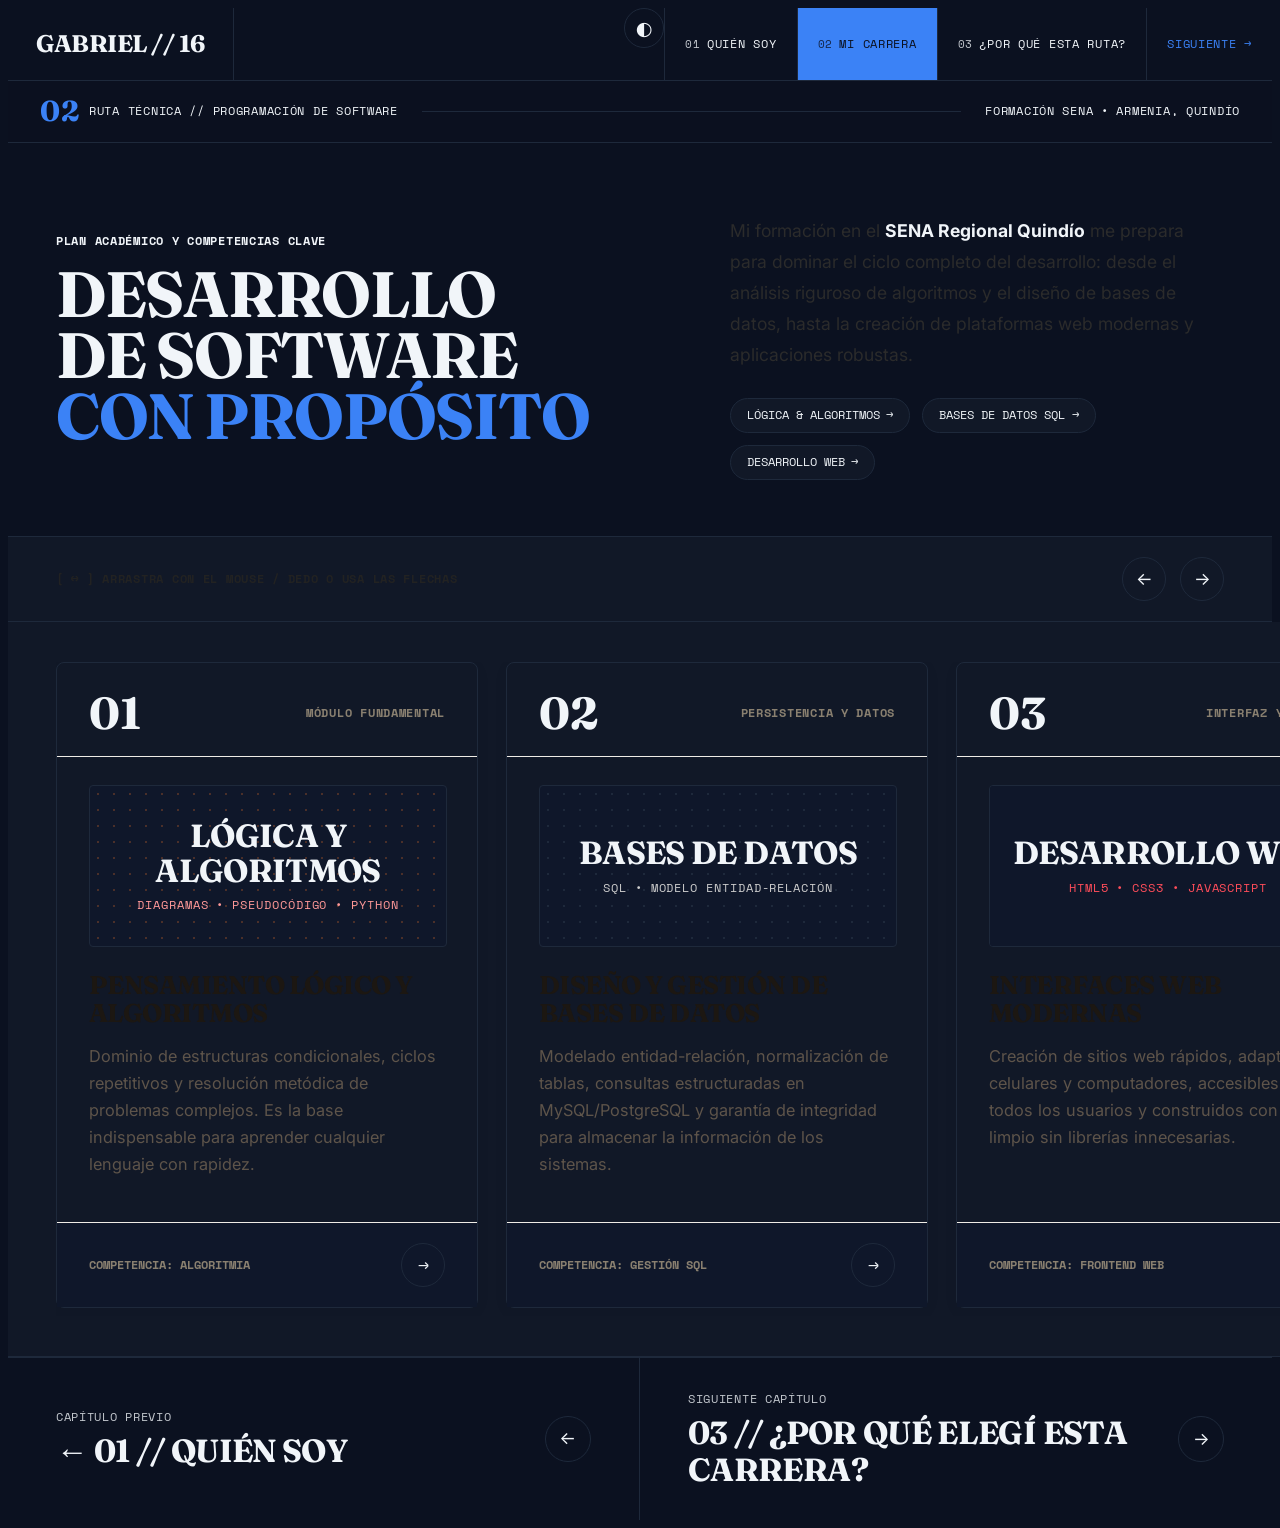
<file: ABP4 - copia/carrera.html>
<!DOCTYPE html>
<html lang="es">
<head>
  <meta charset="UTF-8">
  <meta name="viewport" content="width=device-width, initial-scale=1.0">
  <meta name="theme-color" content="#0B1120">
  <title>GABRIEL — PROYECTO DE VIDA | 02 MI CARRERA TÉCNICA</title>
  <link rel="stylesheet" href="style.css">
  <style>
    /* Estilos específicos para Página 2 - Brutalismo Editorial Claro */
    body {
      background-color: var(--fondo);
      color: var(--texto);
      --bg-primary: #0B1120;
      --text-primary: #F1F5F9;
      --text-muted: #94A3B8;
      --border-color: #1E293B;
      --bg-card: #111827;
    }

    .site-header {
      background-color: var(--color-cream);
    }

    .intro-banner {
      padding: 3.5rem 3rem;
      border-bottom: 1px solid var(--border-color);
      display: grid;
      grid-template-columns: 1.25fr 1fr;
      gap: 3.5rem;
      align-items: center;
    }

    .slider-controls-bar {
      display: flex;
      justify-content: space-between;
      align-items: center;
      padding: 1.25rem 3rem;
      border-bottom: 1px solid var(--border-color);
      background-color: #111827;
    }

    .slider-actions {
      display: flex;
      gap: 0.85rem;
    }

    /* Contenedor del Carrusel Horizontal con Drag & Scroll */
    .slider-viewport-container {
      position: relative;
      width: 100%;
      overflow: hidden;
      border-bottom: 1px solid var(--border-color);
      background-color: #111827;
      padding: 2.5rem 3rem;
    }

    .career-slider {
      display: flex;
      gap: 1.75rem; /* Separación real entre tarjetas */
      overflow-x: auto;
      scroll-snap-type: x mandatory;
      scrollbar-width: none;
      -ms-overflow-style: none;
      user-select: none;
      cursor: grab;
      padding-bottom: 0.5rem;
    }

    .career-slider::-webkit-scrollbar {
      display: none;
    }

    .career-slider.is-dragging {
      cursor: grabbing;
      scroll-behavior: auto;
    }

    /* Tarjetas amplias, con fondo blanco, bordes y sombra de profundidad */
    .career-card-item {
      flex: 0 0 420px;
      min-width: 420px;
      border: 1px solid var(--border-color);
      box-shadow: 0 4px 16px rgba(0, 0, 0, 0.04);
      scroll-snap-align: start;
      display: flex;
      flex-direction: column;
      justify-content: space-between;
      background-color: #111827;
      transition: transform 0.25s ease, box-shadow 0.25s ease, border-color 0.25s ease;
    }

    .career-card-item:hover {
      transform: translateY(-4px);
      box-shadow: 0 12px 24px rgba(0, 0, 0, 0.08);
      border-color: #1C1712111;
    }

    .card-top-header {
      padding: 1.75rem 2rem 1.25rem 2rem;
      display: flex;
      justify-content: space-between;
      align-items: center;
      border-bottom: 1px solid #EFECE6;
    }

    .card-num-big {
      font-family: var(--font-display);
      font-size: 2.8rem;
      color: var(--color-red);
      line-height: 1;
    }

    .card-body-content {
      padding: 1.75rem 2rem;
      flex-grow: 1;
    }

    .card-media-wrapper {
      width: 100%;
      height: 160px;
      margin-bottom: 1.5rem;
      border: 1px solid var(--border-color);
      position: relative;
      overflow: hidden;
      background-color: #0F172A;
    }

    .card-media-wrapper .inner-visual {
      width: 100%;
      height: 100%;
      display: flex;
      align-items: center;
      justify-content: center;
      position: relative;
    }

    .card-footer-row {
      padding: 1.25rem 2rem;
      border-top: 1px solid #EFECE6;
      display: flex;
      justify-content: space-between;
      align-items: center;
      font-family: var(--font-mono);
      font-size: 0.78rem;
      background-color: #0F172A;
    }

    .card-footer-row .btn-round-arrow {
      width: 42px;
      height: 42px;
      min-width: 42px;
      font-size: 1.1rem;
    }

    @media (max-width: 900px) {
      .intro-banner {
        grid-template-columns: 1fr;
        padding: 2.25rem 1.5rem;
        gap: 1.75rem;
      }
      .slider-controls-bar {
        padding: 1rem 1.5rem;
      }
      .slider-viewport-container {
        padding: 1.5rem 1rem;
      }
      .career-card-item {
        flex: 0 0 88vw;
        min-width: 88vw;
      }
      .card-body-content {
        padding: 1.5rem 1.25rem;
      }
      .card-top-header, .card-footer-row {
        padding: 1.25rem;
      }
    }
  </style>
</head>
<body class="theme-light">
  <canvas id="fondo-particulas" aria-hidden="true"></canvas

  <!-- NAVEGACIÓN FIJA BRUTALISTA -->
  <header class="site-header">
    <a href="index.html" class="brand-block">GABRIEL // 16</a>
    <button class="theme-toggle" type="button" aria-label="Cambiar tema" title="Cambiar tema">◐</button>
    <button class="mobile-toggle" aria-expanded="false">[ MENÚ ☰ ]</button>
    <ul class="nav-links">
      <li class="nav-item"><a href="index.html" class="nav-link"><span class="badge-num">01</span> QUIÉN SOY</a></li>
      <li class="nav-item"><a href="carrera.html" class="nav-link active"><span class="badge-num">02</span> MI CARRERA</a></li>
      <li class="nav-item"><a href="por-que.html" class="nav-link"><span class="badge-num">03</span> ¿POR QUÉ ESTA RUTA?</a></li>
      <li class="nav-item"><a href="por-que.html" class="nav-link text-accent-red">SIGUIENTE →</a></li>
    </ul>
  </header>

  <!-- SECCIÓN META SUPERIOR -->
  <div class="section-meta-header">
    <div style="display: flex; align-items: center;">
      <span class="section-num">02</span>
      <span class="text-mono">RUTA TÉCNICA // PROGRAMACIÓN DE SOFTWARE</span>
    </div>
    <div class="section-line"></div>
    <span class="text-mono">FORMACIÓN SENA &bull; ARMENIA, QUINDÍO</span>
  </div>

  <!-- BANNER EDITORIAL DE ENTRADA -->
  <section class="intro-banner">
    <div>
      <div class="text-mono" style="color: var(--color-red); margin-bottom: 0.85rem; font-weight: 700;">
        PLAN ACADÉMICO Y COMPETENCIAS CLAVE
      </div>
      <h1 class="hero-title title-large">
        DESARROLLO<br>
        DE SOFTWARE<br>
        <span class="text-accent-red">CON PROPÓSITO</span>
      </h1>
    </div>
    <div>
      <p style="font-size: 1.1rem; line-height: 1.75; color: #2B2B2B; margin-bottom: 1.75rem;">
        Mi formación en el <strong>SENA Regional Quindío</strong> me prepara para dominar el ciclo completo del desarrollo: desde el análisis riguroso de algoritmos y el diseño de bases de datos, hasta la creación de plataformas web modernas y aplicaciones robustas.
      </p>
      <div style="display: flex; gap: 0.75rem; flex-wrap: wrap;">
        <span class="editorial-pill">LÓGICA &amp; ALGORITMOS <span class="pill-arrow">→</span></span>
        <span class="editorial-pill">BASES DE DATOS SQL <span class="pill-arrow">→</span></span>
        <span class="editorial-pill">DESARROLLO WEB <span class="pill-arrow">→</span></span>
      </div>
    </div>
  </section>

  <!-- BARRA DE CONTROLES DEL CARRUSEL -->
  <div class="slider-controls-bar">
    <div class="text-mono" style="color: #222; font-weight: 700;">
      [ ↔ ] ARRASTRA CON EL MOUSE / DEDO O USA LAS FLECHAS
    </div>
    <div class="slider-actions">
      <button class="btn-round-arrow" id="slide-prev" aria-label="Anterior módulo" title="Anterior">←</button>
      <button class="btn-round-arrow" id="slide-next" aria-label="Siguiente módulo" title="Siguiente">→</button>
    </div>
  </div>

  <!-- CARRUSEL HORIZONTAL CON ARRASTRE -->
  <section class="slider-viewport-container">
    <div class="career-slider" id="career-slider">
      
      <!-- Card 1 -->
      <article class="career-card-item">
        <div class="card-top-header">
          <span class="card-num-big">01</span>
          <span class="text-mono" style="color: #8A8070; font-weight: 700;">MÓDULO FUNDAMENTAL</span>
        </div>
        <div class="card-body-content">
          <div class="card-media-wrapper">
            <div class="inner-visual dot-texture-red">
              <div style="color: #F1F5F9; text-align: center; padding: 1rem;">
                <div class="hero-title" style="font-size: 2rem; line-height: 1.1; color: #F1F5F9;">LÓGICA Y ALGORITMOS</div>
                <div class="text-mono" style="font-size: 0.72rem; color: #ff9999; margin-top: 0.5rem; letter-spacing: 0.08em;">DIAGRAMAS &bull; PSEUDOCÓDIGO &bull; PYTHON</div>
              </div>
            </div>
          </div>
          <h2 class="title-card" style="margin-bottom: 0.85rem; color: #1C1712;">PENSAMIENTO LÓGICO Y ALGORITMOS</h2>
          <p style="font-size: 1.02rem; color: #5E544A; line-height: 1.65;">
            Dominio de estructuras condicionales, ciclos repetitivos y resolución metódica de problemas complejos. Es la base indispensable para aprender cualquier lenguaje con rapidez.
          </p>
        </div>
        <div class="card-footer-row">
          <span style="color: #8A8070; font-weight: 700;">COMPETENCIA: ALGORITMIA</span>
          <div class="btn-round-arrow">→</div>
        </div>
      </article>

      <!-- Card 2 -->
      <article class="career-card-item">
        <div class="card-top-header">
          <span class="card-num-big">02</span>
          <span class="text-mono" style="color: #8A8070; font-weight: 700;">PERSISTENCIA Y DATOS</span>
        </div>
        <div class="card-body-content">
          <div class="card-media-wrapper">
            <div class="inner-visual dot-texture">
              <div style="color: #F1F5F9; text-align: center; padding: 1rem;">
                <div class="hero-title" style="font-size: 2rem; line-height: 1.1; color: var(--color-red);">BASES DE DATOS</div>
                <div class="text-mono" style="font-size: 0.72rem; color: #cccccc; margin-top: 0.5rem; letter-spacing: 0.08em;">SQL &bull; MODELO ENTIDAD-RELACIÓN</div>
              </div>
            </div>
          </div>
          <h2 class="title-card" style="margin-bottom: 0.85rem; color: #1C1712;">DISEÑO Y GESTIÓN DE BASES DE DATOS</h2>
          <p style="font-size: 1.02rem; color: #5E544A; line-height: 1.65;">
            Modelado entidad-relación, normalización de tablas, consultas estructuradas en MySQL/PostgreSQL y garantía de integridad para almacenar la información de los sistemas.
          </p>
        </div>
        <div class="card-footer-row">
          <span style="color: #8A8070; font-weight: 700;">COMPETENCIA: GESTIÓN SQL</span>
          <div class="btn-round-arrow">→</div>
        </div>
      </article>

      <!-- Card 3 -->
      <article class="career-card-item">
        <div class="card-top-header">
          <span class="card-num-big">03</span>
          <span class="text-mono" style="color: #8A8070; font-weight: 700;">INTERFAZ Y USUARIO</span>
        </div>
        <div class="card-body-content">
          <div class="card-media-wrapper">
            <div class="inner-visual" style="background: #0F172A;">
              <div style="color: #F1F5F9; text-align: center; padding: 1rem;">
                <div class="hero-title" style="font-size: 2rem; line-height: 1.1; color: #F1F5F9;">DESARROLLO WEB</div>
                <div class="text-mono" style="font-size: 0.72rem; color: #ff4d5a; margin-top: 0.5rem; letter-spacing: 0.08em;">HTML5 &bull; CSS3 &bull; JAVASCRIPT</div>
              </div>
            </div>
          </div>
          <h2 class="title-card" style="margin-bottom: 0.85rem; color: #1C1712;">INTERFACES WEB MODERNAS</h2>
          <p style="font-size: 1.02rem; color: #5E544A; line-height: 1.65;">
            Creación de sitios web rápidos, adaptables a celulares y computadores, accesibles para todos los usuarios y construidos con código limpio sin librerías innecesarias.
          </p>
        </div>
        <div class="card-footer-row">
          <span style="color: #8A8070; font-weight: 700;">COMPETENCIA: FRONTEND WEB</span>
          <div class="btn-round-arrow">→</div>
        </div>
      </article>

      <!-- Card 4 -->
      <article class="career-card-item">
        <div class="card-top-header">
          <span class="card-num-big">04</span>
          <span class="text-mono" style="color: #8A8070; font-weight: 700;">LÓGICA DEL SERVIDOR</span>
        </div>
        <div class="card-body-content">
          <div class="card-media-wrapper">
            <div class="inner-visual dot-texture-red">
              <div style="color: #F1F5F9; text-align: center; padding: 1rem;">
                <div class="hero-title" style="font-size: 2rem; line-height: 1.1; color: #F1F5F9;">BACKEND &amp; CONTROL</div>
                <div class="text-mono" style="font-size: 0.72rem; color: #F1F5F9; margin-top: 0.5rem; letter-spacing: 0.08em;">APIS REST &bull; GIT &bull; SEGURIDAD</div>
              </div>
            </div>
          </div>
          <h2 class="title-card" style="margin-bottom: 0.85rem; color: #1C1712;">BACKEND Y CONTROL CON GIT</h2>
          <p style="font-size: 1.02rem; color: #5E544A; line-height: 1.65;">
            Conexión de sistemas mediante APIs seguras, validación de datos en el servidor y gestión del código en equipo utilizando Git y GitHub con estándares profesionales.
          </p>
        </div>
        <div class="card-footer-row">
          <span style="color: #8A8070; font-weight: 700;">COMPETENCIA: INTEGRACIÓN TI</span>
          <div class="btn-round-arrow">→</div>
        </div>
      </article>

      <!-- Card 5 -->
      <article class="career-card-item">
        <div class="card-top-header">
          <span class="card-num-big">05</span>
          <span class="text-mono" style="color: #8A8070; font-weight: 700;">VINCULACIÓN LABORAL</span>
        </div>
        <div class="card-body-content">
          <div class="card-media-wrapper">
            <div class="inner-visual dot-texture">
              <div style="color: #F1F5F9; text-align: center; padding: 1rem;">
                <div class="hero-title" style="font-size: 2rem; line-height: 1.1; color: var(--color-red);">ETAPA PRODUCTIVA</div>
                <div class="text-mono" style="font-size: 0.72rem; color: #cccccc; margin-top: 0.5rem; letter-spacing: 0.08em;">EMPRESAS TI &bull; EJE CAFETERO</div>
              </div>
            </div>
          </div>
          <h2 class="title-card" style="margin-bottom: 0.85rem; color: #1C1712;">PRÁCTICA EN EL MUNDO REAL</h2>
          <p style="font-size: 1.02rem; color: #5E544A; line-height: 1.65;">
            Aplicación práctica de conocimientos en empresas de software del Quindío y Colombia, acumulando experiencia profesional antes de los 18 años para iniciar una carrera sólida.
          </p>
        </div>
        <div class="card-footer-row">
          <span style="color: #8A8070; font-weight: 700;">FASE PRODUCTIVA SENA</span>
          <div class="btn-round-arrow">→</div>
        </div>
      </article>

    </div>
  </section>

  <!-- FOOTER DE NAVEGACIÓN ENTRE PÁGINAS -->
  <footer class="page-navigation-footer">
    <a href="index.html" class="nav-bottom-item">
      <div class="nav-bottom-info">
        <span>CAPÍTULO PREVIO</span>
        <strong>← 01 // QUIÉN SOY</strong>
      </div>
      <div class="btn-round-arrow" style="transform: rotate(180deg);">→</div>
    </a>
    <a href="por-que.html" class="nav-bottom-item">
      <div class="nav-bottom-info">
        <span>SIGUIENTE CAPÍTULO</span>
        <strong>03 // ¿POR QUÉ ELEGÍ ESTA CARRERA?</strong>
      </div>
      <div class="btn-round-arrow">→</div>
    </a>
  </footer>

  <script src="main.js"></script>
</body>
</html>
</file>
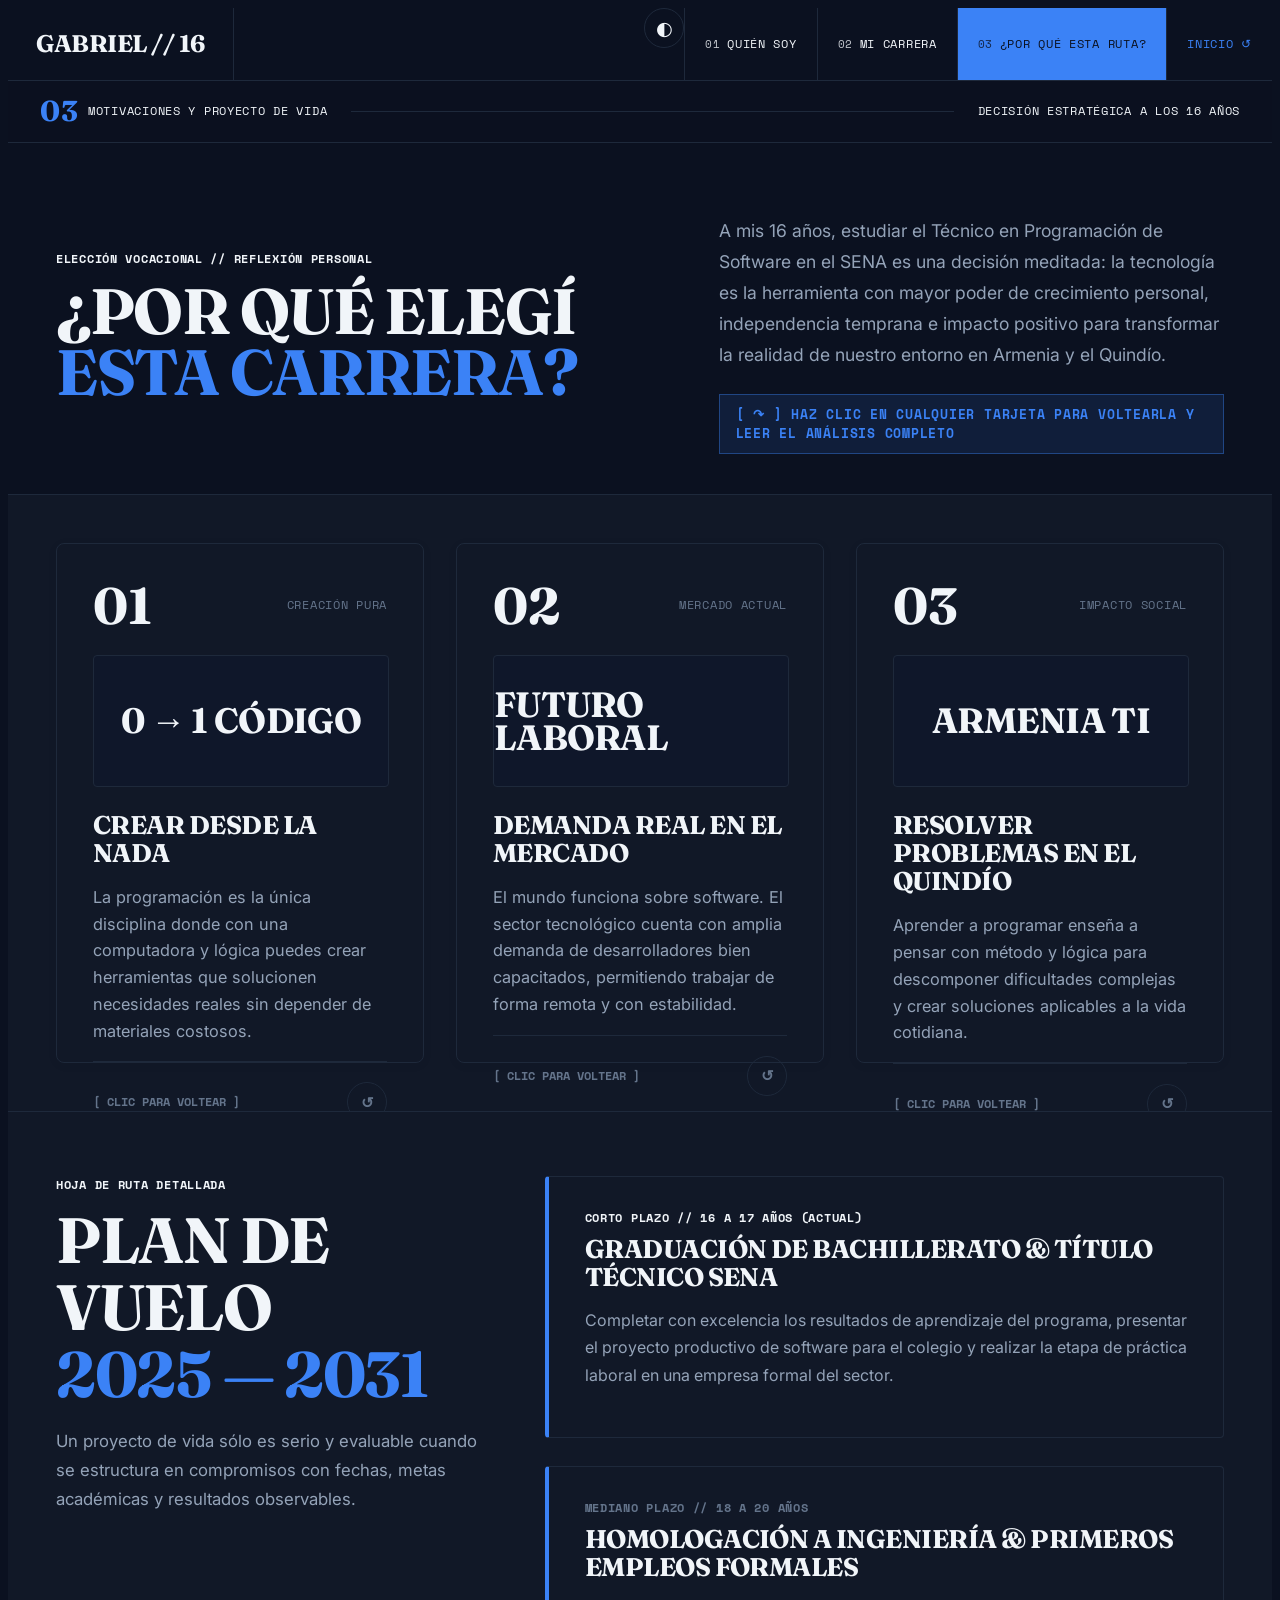
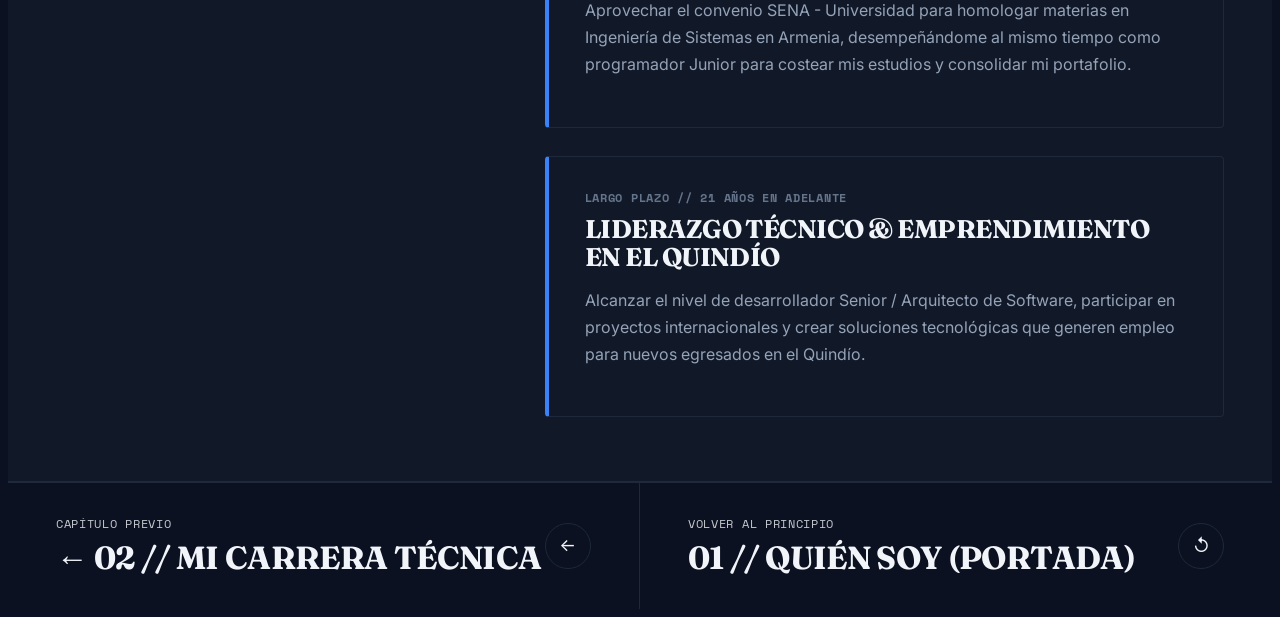
<file: ABP4 - copia/por-que.html>
<!DOCTYPE html>
<html lang="es">
<head>
  <meta charset="UTF-8">
  <meta name="viewport" content="width=device-width, initial-scale=1.0">
  <meta name="theme-color" content="#0B1120">
  <title>GABRIEL — PROYECTO DE VIDA | 03 ¿POR QUÉ ELEGÍ ESTA CARRERA?</title>
  <link rel="stylesheet" href="style.css">
  <style>
    /* Estilos específicos para Página 3: Fondo oscuro con alto contraste y tarjetas separadas */
    body {
      background-color: #0B1120;
      color: #F1F5F9;
      --bg-primary: #0B1120;
      --text-primary: #F1F5F9;
      --text-muted: #94A3B8;
      --border-color: #1E293B;
      --bg-card: #111827;
    }

    .reasons-header-area {
      padding: 3.5rem 3rem 2.5rem 3rem;
      border-bottom: 1px solid var(--border-color);
      display: grid;
      grid-template-columns: 1.2fr 1fr;
      gap: 3.5rem;
      align-items: center;
    }

    /* Grid de tarjetas con espaciado real (gap) en lugar de pegadas */
    .cards-section-wrapper {
      padding: 3rem;
      border-bottom: 1px solid var(--border-color);
      background-color: #111827;
    }

    .flip-grid {
      display: grid;
      grid-template-columns: repeat(3, 1fr);
      gap: 2rem; /* Separación generosa */
    }

    /* Flip Card 3D container */
    .flip-card {
      min-height: 520px;
      perspective: 1200px;
      cursor: pointer;
      position: relative;
      outline: none;
    }

    .flip-card-inner {
      position: relative;
      width: 100%;
      height: 100%;
      text-align: left;
      transition: transform 0.65s cubic-bezier(0.4, 0, 0.2, 1);
      transform-style: preserve-3d;
    }

    /* Activación del flip */
    .flip-card.is-flipped .flip-card-inner {
      transform: rotateY(180deg);
    }

    /* Lado Frontal y Lado Trasero */
    .flip-card-front, .flip-card-back {
      position: absolute;
      top: 0;
      left: 0;
      width: 100%;
      height: 100%;
      -webkit-backface-visibility: hidden;
      backface-visibility: hidden;
      display: flex;
      flex-direction: column;
      justify-content: space-between;
      padding: 2.25rem;
      box-sizing: border-box;
      border: 1px solid var(--border-color);
    }

    .flip-card-front {
      background-color: #111827;
      color: #F1F5F9;
      box-shadow: 0 2px 12px rgba(28, 23, 18, 0.04);
      transition: border-color 0.25s ease, transform 0.25s ease;
    }

    .flip-card:hover .flip-card-front {
      border-color: #3B82F6;
      transform: translateY(-4px);
    }

    .flip-card-back {
      background-color: #3B82F6;
      color: #F1F5F9;
      transform: rotateY(180deg);
      border-color: #3B82F6;
      box-shadow: 0 6px 24px rgba(184, 92, 42, 0.25);
    }

    .card-index-big {
      font-family: var(--font-display);
      font-size: 3.2rem;
      line-height: 1;
      color: var(--color-red);
    }

    .flip-card-back .card-index-big {
      color: #F1F5F9;
      opacity: 0.35;
    }

    .front-visual {
      width: 100%;
      height: 130px;
      margin: 1.5rem 0;
      border: 1px solid var(--border-color);
      display: flex;
      align-items: center;
      justify-content: center;
      background-color: #0F172A;
    }

    .interactive-cue {
      display: flex;
      align-items: center;
      justify-content: space-between;
      border-top: 1px solid var(--border-color);
      padding-top: 1.25rem;
      font-family: var(--font-mono);
      font-size: 0.78rem;
      color: #64748B;
      font-weight: 700;
    }

    .flip-card-back .interactive-cue {
      border-top: 1px solid rgba(255, 255, 255, 0.3);
      color: #F1F5F9;
    }

    /* Sección de Metas / Plan de vuelo */
    .vision-manifesto-section {
      padding: 4rem 3rem;
      display: grid;
      grid-template-columns: 1fr 1.6fr;
      gap: 4rem;
      border-bottom: 1px solid var(--border-color);
      background-color: #111827;
      align-items: flex-start;
    }

    .plan-block {
      background-color: #111827;
      border: 1px solid var(--border-color);
      border-left: 4px solid #3B82F6;
      padding: 2rem 2.25rem;
      margin-bottom: 1.75rem;
      transition: border-color 0.2s ease, transform 0.2s ease;
    }

    .plan-block:hover {
      border-color: #3B82F6;
      border-left-color: #3B82F6;
      transform: translateX(4px);
    }

    .plan-block:last-child {
      margin-bottom: 0;
    }

    @media (max-width: 1050px) {
      .flip-grid {
        grid-template-columns: 1fr;
      }
      .flip-card {
        min-height: 460px;
      }
    }

    @media (max-width: 900px) {
      .reasons-header-area {
        grid-template-columns: 1fr;
        padding: 2.25rem 1.5rem;
        gap: 1.75rem;
      }
      .cards-section-wrapper {
        padding: 1.75rem 1.25rem;
      }
      .vision-manifesto-section {
        grid-template-columns: 1fr;
        padding: 2.5rem 1.5rem;
        gap: 2rem;
      }
      .plan-block {
        padding: 1.5rem;
      }
    }
  </style>
</head>
<body>
  <canvas id="fondo-particulas" aria-hidden="true"></canvas

  <!-- NAVEGACIÓN FIJA BRUTALISTA -->
  <header class="site-header">
    <a href="index.html" class="brand-block">GABRIEL // 16</a>
    <button class="theme-toggle" type="button" aria-label="Cambiar tema" title="Cambiar tema">◐</button>
    <button class="mobile-toggle" aria-expanded="false">[ MENÚ ☰ ]</button>
    <ul class="nav-links">
      <li class="nav-item"><a href="index.html" class="nav-link"><span class="badge-num">01</span> QUIÉN SOY</a></li>
      <li class="nav-item"><a href="carrera.html" class="nav-link"><span class="badge-num">02</span> MI CARRERA</a></li>
      <li class="nav-item"><a href="por-que.html" class="nav-link active"><span class="badge-num">03</span> ¿POR QUÉ ESTA RUTA?</a></li>
      <li class="nav-item"><a href="index.html" class="nav-link text-accent-red">INICIO ↺</a></li>
    </ul>
  </header>

  <!-- SECCIÓN META SUPERIOR -->
  <div class="section-meta-header">
    <div style="display: flex; align-items: center;">
      <span class="section-num">03</span>
      <span class="text-mono">MOTIVACIONES Y PROYECTO DE VIDA</span>
    </div>
    <div class="section-line"></div>
    <span class="text-mono">DECISIÓN ESTRATÉGICA A LOS 16 AÑOS</span>
  </div>

  <!-- ENCABEZADO DE SECCIÓN CON EXCELENTE ESPACIADO -->
  <section class="reasons-header-area">
    <div>
      <div class="text-mono" style="color: var(--color-red); margin-bottom: 0.85rem; font-weight: 700;">
        ELECCIÓN VOCACIONAL // REFLEXIÓN PERSONAL
      </div>
      <h1 class="hero-title title-large">
        ¿POR QUÉ ELEGÍ<br>
        <span class="text-accent-red">ESTA CARRERA?</span>
      </h1>
    </div>
    <div>
      <p style="font-size: 1.1rem; line-height: 1.75; color: #94A3B8; margin-bottom: 1.5rem;">
        A mis 16 años, estudiar el Técnico en Programación de Software en el SENA es una decisión meditada: la tecnología es la herramienta con mayor poder de crecimiento personal, independencia temprana e impacto positivo para transformar la realidad de nuestro entorno en Armenia y el Quindío.
      </p>
      <div class="text-mono" style="color: #3B82F6; font-size: 0.8rem; font-weight: 700; background: rgba(59, 130, 246, 0.12); padding: 0.6rem 1rem; border: 1px solid rgba(59, 130, 246, 0.4); display: inline-block;">
        [ ↷ ] HAZ CLIC EN CUALQUIER TARJETA PARA VOLTEARLA Y LEER EL ANÁLISIS COMPLETO
      </div>
    </div>
  </section>

  <!-- SECCIÓN DE TARJETAS FLIP 3D CON ESPACIO CLARO ENTRE ELLAS -->
  <section class="cards-section-wrapper">
    <main class="flip-grid">

      <!-- Tarjeta 1: Capacidad de Creación -->
      <div class="flip-card">
        <div class="flip-card-inner">
          <!-- Cara Frontal -->
          <div class="flip-card-front">
            <div>
              <div style="display: flex; justify-content: space-between; align-items: center;">
                <span class="card-index-big">01</span>
                <span class="text-mono" style="color: #64748B;">CREACIÓN PURA</span>
              </div>
              
              <div class="front-visual dot-texture-red">
                <div class="hero-title" style="font-size: 2.2rem; color: #F1F5F9;">0 &rarr; 1 CÓDIGO</div>
              </div>

              <h2 class="title-card" style="margin-bottom: 0.85rem; color: #F1F5F9;">CREAR DESDE LA NADA</h2>
              <p style="font-size: 1.02rem; color: #94A3B8; line-height: 1.65;">
                La programación es la única disciplina donde con una computadora y lógica puedes crear herramientas que solucionen necesidades reales sin depender de materiales costosos.
              </p>
            </div>

            <div class="interactive-cue">
              <span>[ CLIC PARA VOLTEAR ]</span>
              <div class="btn-round-arrow" style="width: 38px; height: 38px; min-width: 38px; font-size: 0.95rem;">↺</div>
            </div>
          </div>

          <!-- Cara Trasera -->
          <div class="flip-card-back">
            <div>
              <div style="display: flex; justify-content: space-between; align-items: center;">
                <span class="card-index-big">01</span>
                <span class="text-mono" style="color: #F1F5F9; font-weight: 700;">MI ANÁLISIS</span>
              </div>
              <h3 class="title-card" style="margin: 1.5rem 0 1rem 0; color: #F1F5F9;">AUTONOMÍA Y PODER CREADOR</h3>
              <p style="font-size: 1.02rem; line-height: 1.7; color: #F1F5F9;">
                A diferencia de otras materias donde el aprendizaje es puramente teórico, en el SENA cada línea de código tiene un resultado visible en pantalla. Si diseño un sistema para que un negocio de Armenia controle sus ventas, puedo construirlo de inicio a fin con mis propias manos.
              </p>
            </div>

            <div class="interactive-cue">
              <span>VOLVER AL FRENTE</span>
              <div class="btn-round-arrow" style="width: 38px; height: 38px; min-width: 38px; background: #fff; color: var(--color-red); font-size: 0.95rem;">↺</div>
            </div>
          </div>
        </div>
      </div>

      <!-- Tarjeta 2: Demanda y Futuro Real -->
      <div class="flip-card">
        <div class="flip-card-inner">
          <!-- Cara Frontal -->
          <div class="flip-card-front">
            <div>
              <div style="display: flex; justify-content: space-between; align-items: center;">
                <span class="card-index-big">02</span>
                <span class="text-mono" style="color: #64748B;">MERCADO ACTUAL</span>
              </div>

              <div class="front-visual dot-texture">
                <div class="hero-title" style="font-size: 2.2rem; color: var(--color-red);">FUTURO LABORAL</div>
              </div>

              <h2 class="title-card" style="margin-bottom: 0.85rem; color: #F1F5F9;">DEMANDA REAL EN EL MERCADO</h2>
              <p style="font-size: 1.02rem; color: #94A3B8; line-height: 1.65;">
                El mundo funciona sobre software. El sector tecnológico cuenta con amplia demanda de desarrolladores bien capacitados, permitiendo trabajar de forma remota y con estabilidad.
              </p>
            </div>

            <div class="interactive-cue">
              <span>[ CLIC PARA VOLTEAR ]</span>
              <div class="btn-round-arrow" style="width: 38px; height: 38px; min-width: 38px; font-size: 0.95rem;">↺</div>
            </div>
          </div>

          <!-- Cara Trasera -->
          <div class="flip-card-back">
            <div>
              <div style="display: flex; justify-content: space-between; align-items: center;">
                <span class="card-index-big">02</span>
                <span class="text-mono" style="color: #F1F5F9; font-weight: 700;">MI PLAN</span>
              </div>
              <h3 class="title-card" style="margin: 1.5rem 0 1rem 0; color: #F1F5F9;">INDEPENDENCIA TEMPRANA</h3>
              <p style="font-size: 1.02rem; line-height: 1.7; color: #F1F5F9;">
                Tener el título técnico del SENA al terminar el colegio me abre las puertas a contratos de aprendizaje remunerados antes de los 18 años. Esto me permite financiar mi carrera universitaria en Ingeniería de Sistemas sin ser una carga económica para mi familia.
              </p>
            </div>

            <div class="interactive-cue">
              <span>VOLVER AL FRENTE</span>
              <div class="btn-round-arrow" style="width: 38px; height: 38px; min-width: 38px; background: #fff; color: var(--color-red); font-size: 0.95rem;">↺</div>
            </div>
          </div>
        </div>
      </div>

      <!-- Tarjeta 3: Resolver Problemas Reales -->
      <div class="flip-card">
        <div class="flip-card-inner">
          <!-- Cara Frontal -->
          <div class="flip-card-front">
            <div>
              <div style="display: flex; justify-content: space-between; align-items: center;">
                <span class="card-index-big">03</span>
                <span class="text-mono" style="color: #64748B;">IMPACTO SOCIAL</span>
              </div>

              <div class="front-visual dot-texture-red">
                <div class="hero-title" style="font-size: 2.2rem; color: #F1F5F9;">ARMENIA TI</div>
              </div>

              <h2 class="title-card" style="margin-bottom: 0.85rem; color: #F1F5F9;">RESOLVER PROBLEMAS EN EL QUINDÍO</h2>
              <p style="font-size: 1.02rem; color: #94A3B8; line-height: 1.65;">
                Aprender a programar enseña a pensar con método y lógica para descomponer dificultades complejas y crear soluciones aplicables a la vida cotidiana.
              </p>
            </div>

            <div class="interactive-cue">
              <span>[ CLIC PARA VOLTEAR ]</span>
              <div class="btn-round-arrow" style="width: 38px; height: 38px; min-width: 38px; font-size: 0.95rem;">↺</div>
            </div>
          </div>

          <!-- Cara Trasera -->
          <div class="flip-card-back">
            <div>
              <div style="display: flex; justify-content: space-between; align-items: center;">
                <span class="card-index-big">03</span>
                <span class="text-mono" style="color: #F1F5F9; font-weight: 700;">COMPROMISO</span>
              </div>
              <h3 class="title-card" style="margin: 1.5rem 0 1rem 0; color: #F1F5F9;">INNOVACIÓN REGIONAL</h3>
              <p style="font-size: 1.02rem; line-height: 1.7; color: #F1F5F9;">
                El Quindío es reconocido por el café y el turismo, pero necesita dar un salto tecnológico. Mi meta es aplicar el software para optimizar procesos agrícolas, comerciales y educativos en mi ciudad, demostrando el talento joven de nuestra región.
              </p>
            </div>

            <div class="interactive-cue">
              <span>VOLVER AL FRENTE</span>
              <div class="btn-round-arrow" style="width: 38px; height: 38px; min-width: 38px; background: #fff; color: var(--color-red); font-size: 0.95rem;">↺</div>
            </div>
          </div>
        </div>
      </div>

    </main>
  </section>

  <!-- METAS CONCRETAS: PLAN DE VUELO CON MÁXIMA CLARIDAD PARA LOS DOCENTES -->
  <section class="vision-manifesto-section">
    <div>
      <div class="text-mono" style="color: var(--color-red); margin-bottom: 0.75rem; font-weight: 700;">
        HOJA DE RUTA DETALLADA
      </div>
      <h2 class="hero-title title-large" style="line-height: 1.05;">
        PLAN DE VUELO<br>
         <span class="text-accent-red">2025 &mdash; 2031</span>
      </h2>
      <p style="color: #94A3B8; font-size: 1.05rem; margin-top: 1.25rem; line-height: 1.7;">
        Un proyecto de vida sólo es serio y evaluable cuando se estructura en compromisos con fechas, metas académicas y resultados observables.
      </p>
    </div>

    <div>
      <!-- Meta 1 -->
      <div class="plan-block">
        <div class="text-mono" style="color: var(--color-red); margin-bottom: 0.5rem; font-weight: 700;">
          CORTO PLAZO // 16 A 17 AÑOS (ACTUAL)
        </div>
        <h3 class="title-card" style="margin-bottom: 0.6rem; color: #F1F5F9;">
          GRADUACIÓN DE BACHILLERATO &amp; TÍTULO TÉCNICO SENA
        </h3>
        <p style="color: #94A3B8; font-size: 1rem; line-height: 1.7;">
          Completar con excelencia los resultados de aprendizaje del programa, presentar el proyecto productivo de software para el colegio y realizar la etapa de práctica laboral en una empresa formal del sector.
        </p>
      </div>

      <!-- Meta 2 -->
      <div class="plan-block">
        <div class="text-mono" style="color: #64748B; margin-bottom: 0.5rem; font-weight: 700;">
          MEDIANO PLAZO // 18 A 20 AÑOS
        </div>
        <h3 class="title-card" style="margin-bottom: 0.6rem; color: #F1F5F9;">
          HOMOLOGACIÓN A INGENIERÍA &amp; PRIMEROS EMPLEOS FORMALES
        </h3>
        <p style="color: #94A3B8; font-size: 1rem; line-height: 1.7;">
          Aprovechar el convenio SENA - Universidad para homologar materias en Ingeniería de Sistemas en Armenia, desempeñándome al mismo tiempo como programador Junior para costear mis estudios y consolidar mi portafolio.
        </p>
      </div>

      <!-- Meta 3 -->
      <div class="plan-block">
        <div class="text-mono" style="color: #64748B; margin-bottom: 0.5rem; font-weight: 700;">
          LARGO PLAZO // 21 AÑOS EN ADELANTE
        </div>
        <h3 class="title-card" style="margin-bottom: 0.6rem; color: #F1F5F9;">
          LIDERAZGO TÉCNICO &amp; EMPRENDIMIENTO EN EL QUINDÍO
        </h3>
        <p style="color: #94A3B8; font-size: 1rem; line-height: 1.7;">
          Alcanzar el nivel de desarrollador Senior / Arquitecto de Software, participar en proyectos internacionales y crear soluciones tecnológicas que generen empleo para nuevos egresados en el Quindío.
        </p>
      </div>
    </div>
  </section>

  <!-- FOOTER DE NAVEGACIÓN ENTRE PÁGINAS -->
  <footer class="page-navigation-footer">
    <a href="carrera.html" class="nav-bottom-item">
      <div class="nav-bottom-info">
        <span>CAPÍTULO PREVIO</span>
        <strong>← 02 // MI CARRERA TÉCNICA</strong>
      </div>
      <div class="btn-round-arrow" style="transform: rotate(180deg);">→</div>
    </a>
    <a href="index.html" class="nav-bottom-item">
      <div class="nav-bottom-info">
        <span>VOLVER AL PRINCIPIO</span>
        <strong>01 // QUIÉN SOY (PORTADA)</strong>
      </div>
      <div class="btn-round-arrow">↺</div>
    </a>
  </footer>

  <script src="main.js"></script>
</body>
</html>
</file>
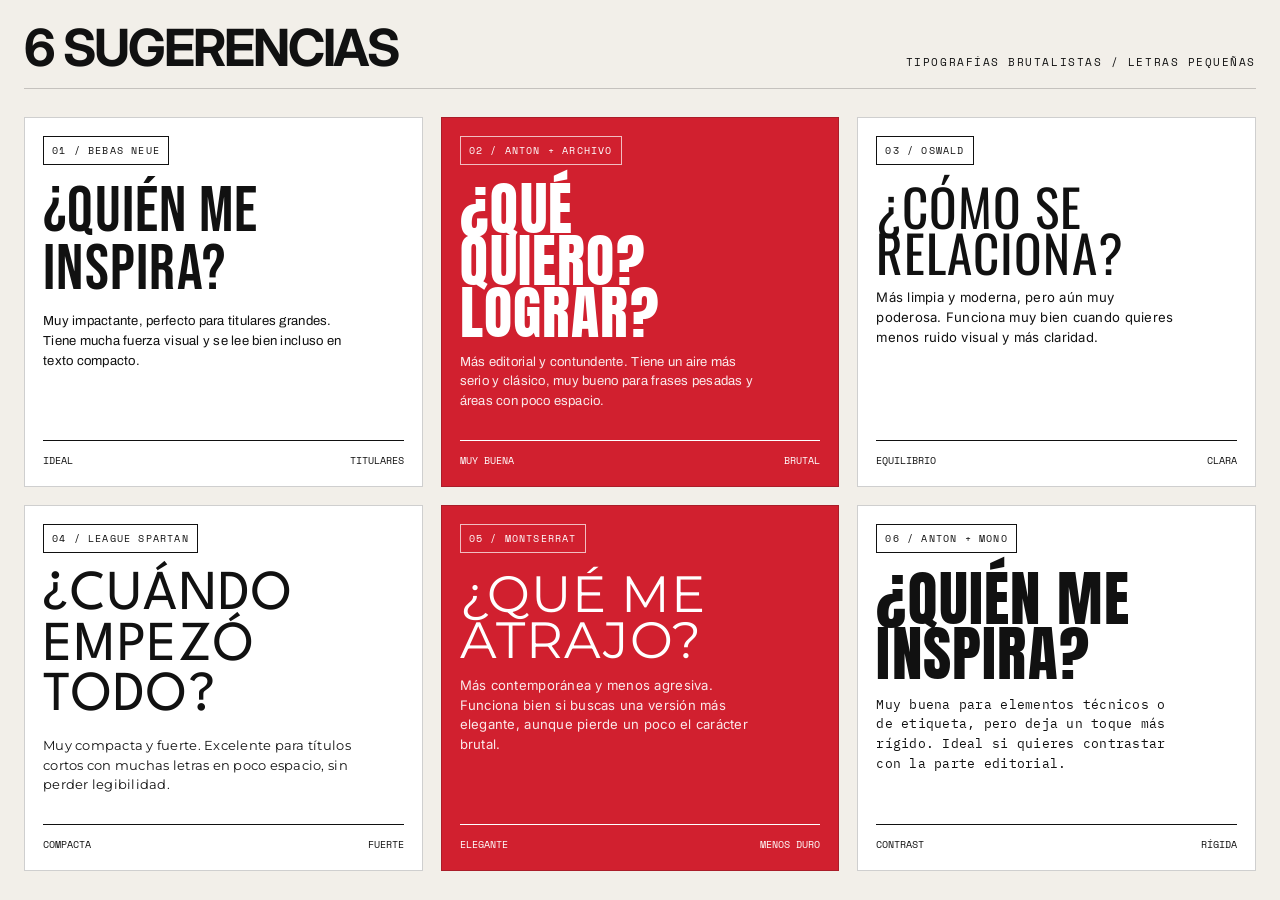
<file: ABP4 - copia/tipografias.html>
<!doctype html>
<html lang="es">
  <head>
    <meta charset="UTF-8" />
    <meta name="viewport" content="width=device-width, initial-scale=1.0" />
    <title>Comparativa tipografías</title>
    <link rel="preconnect" href="https://fonts.googleapis.com" />
    <link rel="preconnect" href="https://fonts.gstatic.com" crossorigin />
    <link href="https://fonts.googleapis.com/css2?family=Anton&family=Archivo:wght@400;500;600;700;800;900&family=Bebas+Neue&family=IBM+Plex+Mono:wght@400;500;700&family=Inter:wght@400;500;600;700;800;900&family=League+Spartan:wght@400;500;600;700;800;900&family=Montserrat:wght@400;500;600;700;800;900&family=Oswald:wght@400;500;600;700&family=Space+Mono:wght@400;700&display=swap" rel="stylesheet" />
    <style>
      :root {
        --paper: #f2efe9;
        --ink: #111111;
        --red: #d1202f;
        --line: rgba(17,17,17,.2);
      }

      * { box-sizing: border-box; }
      html, body { margin: 0; padding: 0; }
      body {
        background: var(--paper);
        color: var(--ink);
        font-family: "Inter", sans-serif;
        padding: 24px;
      }

      .wrap {
        max-width: 1480px;
        margin: 0 auto;
      }

      .encabezado {
        display: flex;
        justify-content: space-between;
        align-items: end;
        gap: 20px;
        margin-bottom: 28px;
        border-bottom: 1px solid var(--line);
        padding-bottom: 18px;
      }

      h1 {
        margin: 0;
        font-size: clamp(2.2rem, 4vw, 4rem);
        line-height: .9;
        letter-spacing: -0.04em;
        text-transform: uppercase;
      }

      .mini {
        font-family: "Space Mono", monospace;
        font-size: 11px;
        text-transform: uppercase;
        letter-spacing: .14em;
      }

      .grid {
        display: grid;
        grid-template-columns: repeat(3, minmax(260px, 1fr));
        gap: 18px;
      }

      .card {
        background: #fff;
        border: 1px solid var(--line);
        min-height: 310px;
        padding: 18px;
        display: flex;
        flex-direction: column;
        justify-content: space-between;
      }

      .card.red {
        background: var(--red);
        color: #fff;
      }

      .tag {
        display: inline-block;
        width: fit-content;
        font-family: "Space Mono", monospace;
        font-size: 10px;
        letter-spacing: .12em;
        text-transform: uppercase;
        padding: 6px 8px;
        border: 1px solid currentColor;
      }

      .card.red .tag {
        border-color: rgba(255,255,255,.7);
      }

      .tipo-principal {
        margin: 18px 0 10px;
        line-height: .9;
        text-transform: uppercase;
        letter-spacing: 0.02em;
      }

      .small {
        font-size: 0.82rem;
        line-height: 1.5;
        letter-spacing: 0.02em;
        max-width: 38ch;
      }

      .card.red .small {
        color: rgba(255,255,255,.9);
      }

      .meta {
        margin-top: 16px;
        padding-top: 12px;
        border-top: 1px solid currentColor;
        display: flex;
        justify-content: space-between;
        gap: 12px;
        font-size: 10px;
        font-family: "Space Mono", monospace;
        text-transform: uppercase;
      }

      .combo-1 .tipo-principal { font-family: "Bebas Neue", sans-serif; font-size: clamp(3rem, 5vw, 5rem); }
      .combo-1 .small { font-family: "Archivo", sans-serif; }

      .combo-2 .tipo-principal { font-family: "Anton", sans-serif; font-size: clamp(2.8rem, 4.5vw, 4.4rem); }
      .combo-2 .small { font-family: "Archivo", sans-serif; }

      .combo-3 .tipo-principal { font-family: "Oswald", sans-serif; font-size: clamp(2.6rem, 4vw, 4.2rem); }
      .combo-3 .small { font-family: "Inter", sans-serif; }

      .combo-4 .tipo-principal { font-family: "League Spartan", sans-serif; font-size: clamp(2.8rem, 4.4vw, 4.8rem); }
      .combo-4 .small { font-family: "Montserrat", sans-serif; }

      .combo-5 .tipo-principal { font-family: "Montserrat", sans-serif; font-size: clamp(2.5rem, 4vw, 4rem); }
      .combo-5 .small { font-family: "Inter", sans-serif; }

      .combo-6 .tipo-principal { font-family: "Anton", sans-serif; font-size: clamp(3rem, 4.8vw, 4.8rem); }
      .combo-6 .small { font-family: "IBM Plex Mono", monospace; }

      @media (max-width: 980px) {
        .grid { grid-template-columns: repeat(2, minmax(240px, 1fr)); }
      }

      @media (max-width: 640px) {
        body { padding: 16px; }
        .encabezado { flex-direction: column; align-items: start; }
        .grid { grid-template-columns: 1fr; }
      }
    </style>
  </head>
  <body>
    <div class="wrap">
      <header class="encabezado">
        <h1>6 sugerencias</h1>
        <div class="mini">tipografías brutalistas / letras pequeñas</div>
      </header>

      <main class="grid">
        <article class="card combo-1">
          <div>
            <span class="tag">01 / Bebas Neue</span>
            <div class="tipo-principal">¿QUIÉN ME<br>INSPIRA?</div>
            <p class="small">Muy impactante, perfecto para titulares grandes. Tiene mucha fuerza visual y se lee bien incluso en texto compacto.</p>
          </div>
          <div class="meta"><span>ideal</span><span>titulares</span></div>
        </article>

        <article class="card red combo-2">
          <div>
            <span class="tag">02 / Anton + Archivo</span>
            <div class="tipo-principal">¿QUÉ<br>QUIERO?<br>LOGRAR?</div>
            <p class="small">Más editorial y contundente. Tiene un aire más serio y clásico, muy bueno para frases pesadas y áreas con poco espacio.</p>
          </div>
          <div class="meta"><span>muy buena</span><span>brutal</span></div>
        </article>

        <article class="card combo-3">
          <div>
            <span class="tag">03 / Oswald</span>
            <div class="tipo-principal">¿CÓMO SE<br>RELACIONA?</div>
            <p class="small">Más limpia y moderna, pero aún muy poderosa. Funciona muy bien cuando quieres menos ruido visual y más claridad.</p>
          </div>
          <div class="meta"><span>equilibrio</span><span>clara</span></div>
        </article>

        <article class="card combo-4">
          <div>
            <span class="tag">04 / League Spartan</span>
            <div class="tipo-principal">¿CUÁNDO<br>EMPEZÓ<br>TODO?</div>
            <p class="small">Muy compacta y fuerte. Excelente para títulos cortos con muchas letras en poco espacio, sin perder legibilidad.</p>
          </div>
          <div class="meta"><span>compacta</span><span>fuerte</span></div>
        </article>

        <article class="card red combo-5">
          <div>
            <span class="tag">05 / Montserrat</span>
            <div class="tipo-principal">¿QUÉ ME<br>ATRAJO?</div>
            <p class="small">Más contemporánea y menos agresiva. Funciona bien si buscas una versión más elegante, aunque pierde un poco el carácter brutal.</p>
          </div>
          <div class="meta"><span>elegante</span><span>menos duro</span></div>
        </article>

        <article class="card combo-6">
          <div>
            <span class="tag">06 / Anton + Mono</span>
            <div class="tipo-principal">¿QUIÉN ME<br>INSPIRA?</div>
            <p class="small">Muy buena para elementos técnicos o de etiqueta, pero deja un toque más rígido. Ideal si quieres contrastar con la parte editorial.</p>
          </div>
          <div class="meta"><span>contrast</span><span>rígida</span></div>
        </article>
      </main>
    </div>
  </body>
</html>
</file>
<file: ABP4 - copia/style.css>
/* ==========================================================================
   PROYECTO DE VIDA — GABRIEL SÁNCHEZ
   Mismo sistema visual que estilos.css (Dirección A unificada).
   ========================================================================== */

@import url('https://fonts.googleapis.com/css2?family=Fraunces:ital,opsz,wght@0,9..144,400;0,9..144,600;0,9..144,700;0,9..144,900;1,9..144,400&family=Inter:wght@400;500;600&family=Space+Mono:wght@400;700&display=swap');

:root {
  color-scheme: dark;
  --fondo: #0B1120;
  --superficie: #111827;
  --texto: #F1F5F9;
  --texto-sec: #94A3B8;
  --borde: #1E293B;
  --marca: #3B82F6;
  --acento: #06B6D4;

  --font-display: "Fraunces", Georgia, serif;
  --font-sans: "Inter", system-ui, -apple-system, sans-serif;
  --font-mono: "Space Mono", "Courier New", monospace;

  --text-display: clamp(3rem, 8vw, 7rem);
  --text-h1: clamp(2.2rem, 5vw, 4.5rem);
  --text-h2: clamp(1.6rem, 3.5vw, 2.8rem);
  --text-h3: clamp(1.2rem, 2.2vw, 1.8rem);
  --text-body: clamp(1rem, 1.2vw, 1.15rem);
  --text-caption: 0.75rem;

  --space-xs: 0.5rem;
  --space-sm: 1rem;
  --space-md: 2rem;
  --space-lg: 4rem;
  --space-xl: 6rem;

  --dur-fast: 150ms;
  --dur-base: 300ms;
  --dur-slow: 500ms;
  --ease-out: cubic-bezier(0.16, 1, 0.3, 1);
  --ease-in-out: cubic-bezier(0.4, 0, 0.2, 1);

  --nav-height: 72px;
}

body.tema-claro {
  --fondo: #F4EFE4;
  --superficie: #FFFFFF;
  --texto: #1C1712;
  --texto-sec: #5E544A;
  --borde: #D8CFC0;
  --marca: #B85C2A;
  --acento: #2E4A3D;
  color-scheme: light;
}

  /* Compatibilidad con páginas existentes */
  --color-black: #F1F5F9;
  --color-dark: #0B1120;
  --color-gray-dark: #1E293B;
  --color-gray-border: #1E293B;
  --color-gray-subtle: #64748B;
  --color-gray-light: #64748B;
  --color-white: #0B1120;
  --color-cream: #0B1120;
  --color-cream-card: #111827;
  --color-cream-border: #1E293B;
  --color-red: #3B82F6;
  --color-red-hover: #2563EB;
  --font-display: "Fraunces", Georgia, serif;
  --font-mono: "Space Mono", monospace;
  --font-sans: "Inter", system-ui, sans-serif;
}

* { box-sizing: border-box; margin: 0; padding: 0; }
html { font-size: 16px; scroll-behavior: smooth; background: var(--fondo); color: var(--texto); font-family: var(--font-sans); -webkit-font-smoothing: antialiased; }
#fondo-particulas { position: fixed; z-index: 0; inset: 0; width: 100%; height: 100%; pointer-events: none; }
body { min-height: 100vh; display: flex; flex-direction: column; background: var(--fondo); color: var(--texto); line-height: 1.6; overflow-x: hidden; position: relative; }
a { color: inherit; text-decoration: none; }
button { color: inherit; font: inherit; cursor: pointer; }
img { max-width: 100%; display: block; }
:focus-visible { outline: 2px solid var(--marca); outline-offset: 3px; }
::selection { color: var(--fondo); background: var(--marca); }

.mono, .text-mono { font-family: var(--font-mono); text-transform: uppercase; font-size: var(--text-caption); letter-spacing: 0.06em; line-height: 1.5; }
.text-accent-red { color: var(--marca) !important; }

.hero-title, .section-title, .title-mega, .title-large, .title-medium, .title-card {
  font-family: var(--font-display); text-transform: uppercase; line-height: 0.95; letter-spacing: -0.02em; font-weight: 700; margin: 0; color: inherit;
}
.title-mega { font-size: clamp(2.5rem, 7vw, 6rem); }
.title-large { font-size: clamp(2rem, 5vw, 4rem); }
.title-medium { font-size: clamp(1.5rem, 3vw, 2.4rem); }
.title-card { font-size: clamp(1.3rem, 2vw, 1.8rem); line-height: 1.1; }

p { font-size: var(--text-body); line-height: 1.65; color: var(--texto-sec); }
strong { color: var(--texto); }

/* Grid brutalista sutil */
.border-b { border-bottom: 1px solid var(--borde); }
.border-t { border-top: 1px solid var(--borde); }
.border-l { border-left: 1px solid var(--borde); }
.border-r { border-right: 1px solid var(--borde); }
.border-all { border: 1px solid var(--borde); }

.dot-texture {
  background-image: radial-gradient(var(--borde) 1.2px, transparent 1.2px);
  background-size: 16px 16px;
}
.dot-texture-red {
  background-image: radial-gradient(rgba(184, 92, 42, 0.35) 1.2px, transparent 1.2px);
  background-size: 16px 16px;
}

/* Header */
.site-header {
  position: sticky; top: 0; z-index: 100; height: var(--nav-height);
  background: var(--fondo); border-bottom: 1px solid var(--borde);
  display: flex; align-items: stretch; justify-content: space-between; width: 100%;
}
.brand-block {
  display: flex; align-items: center; padding: 0 1.75rem;
  border-right: 1px solid var(--borde); font-family: var(--font-display);
  font-size: 1.5rem; font-weight: 700; letter-spacing: -0.02em;
  text-decoration: none; color: inherit; transition: background var(--dur-fast) ease, color var(--dur-fast) ease;
}
.brand-block:hover { background: var(--marca); color: var(--fondo); }
.nav-links { display: flex; list-style: none; margin: 0; padding: 0; }
.nav-item { display: flex; align-items: stretch; border-left: 1px solid var(--borde); }
.nav-link {
  display: flex; align-items: center; padding: 0 1.25rem;
  font-family: var(--font-mono); font-size: var(--text-caption);
  text-transform: uppercase; color: inherit; text-decoration: none;
  letter-spacing: 0.06em; transition: all var(--dur-fast) ease; white-space: nowrap;
}
.nav-link:hover, .nav-link.active { background: var(--marca); color: var(--fondo); }
.nav-link .badge-num { font-size: 0.7rem; margin-right: 0.4rem; opacity: 0.8; }
.theme-toggle {
  display: flex; align-items: center; justify-content: center;
  width: 40px; height: 40px; margin-left: auto;
  border: 1px solid var(--border-color); border-radius: 50%;
  background: transparent; color: var(--text-primary);
  font-size: 1.2rem; cursor: pointer;
  transition: all var(--dur-fast) ease;
}
.theme-toggle:hover { background: var(--marca); color: var(--fondo); border-color: var(--marca); }

.mobile-toggle {
  display: none; background: none; border: none; color: inherit;
  font-family: var(--font-mono); padding: 0 1.25rem; cursor: pointer;
  border-left: 1px solid var(--border-color); font-size: 0.85rem;
}

/* Botón circular */
.btn-round-arrow {
  width: 44px; height: 44px; min-width: 44px; border-radius: 50%;
  border: 1px solid var(--borde); background: transparent; color: inherit;
  display: inline-flex; align-items: center; justify-content: center;
  font-size: 1.1rem; text-decoration: none; transition: all var(--dur-fast) var(--ease-out);
  cursor: pointer; user-select: none;
}
.btn-round-arrow:hover {
  background: var(--marca); border-color: var(--marca); color: var(--fondo);
  transform: scale(1.06) rotate(-45deg);
}

/* Meta header */
.section-meta-header {
  display: flex; align-items: center; justify-content: space-between;
  padding: 1rem 2rem; border-bottom: 1px solid var(--borde);
  font-family: var(--font-mono); font-size: var(--text-caption);
  letter-spacing: 0.06em; background: rgba(28,23,18,0.03);
}
.section-num { font-family: var(--font-display); font-size: 1.8rem; line-height: 1; color: var(--marca); margin-right: 0.6rem; font-weight: 700; }
.section-line { height: 1px; background: var(--borde); flex-grow: 1; margin: 0 1.5rem; }

/* Intro banner */
.intro-banner {
  padding: var(--space-lg) clamp(1.5rem, 4vw, 3rem);
  border-bottom: 1px solid var(--borde);
  display: grid; grid-template-columns: 1.2fr 1fr;
  gap: var(--space-md); align-items: center;
}
.editorial-pill {
  display: inline-flex; align-items: center; gap: 0.4rem;
  padding: 0.45rem 1rem; border: 1px solid var(--borde); border-radius: 999px;
  font-family: var(--font-mono); font-size: 0.72rem; text-transform: uppercase;
  color: inherit; background: var(--superficie); transition: all var(--dur-fast) ease;
}
.editorial-pill:hover { border-color: var(--marca); background: var(--marca); color: var(--fondo); }

/* Slider controls */
.slider-controls-bar {
  display: flex; justify-content: space-between; align-items: center;
  padding: 1rem clamp(1.5rem, 4vw, 3rem); border-bottom: 1px solid var(--borde);
  background: rgba(28,23,18,0.03);
}
.slider-viewport-container {
  position: relative; width: 100%; overflow: hidden;
  border-bottom: 1px solid var(--borde); background: rgba(28,23,18,0.02);
  padding: var(--space-md) clamp(1.5rem, 4vw, 3rem);
}
.career-slider {
  display: flex; gap: 1.5rem; overflow-x: auto;
  scroll-snap-type: x mandatory; scrollbar-width: none;
  -ms-overflow-style: none; user-select: none; cursor: grab;
  padding-bottom: 0.5rem;
}
.career-slider::-webkit-scrollbar { display: none; }
.career-slider.is-dragging { cursor: grabbing; scroll-behavior: auto; }

.career-card-item {
  flex: 0 0 400px; min-width: 400px; border: 1px solid var(--borde);
  border-radius: 8px; box-shadow: 0 2px 12px rgba(28,23,18,0.04);
  scroll-snap-align: start; display: flex; flex-direction: column;
  justify-content: space-between; background: var(--superficie);
  transition: transform var(--dur-fast) ease, box-shadow var(--dur-fast) ease, border-color var(--dur-fast) ease;
}
.career-card-item:hover {
  transform: translateY(-4px); box-shadow: 0 8px 20px rgba(28,23,18,0.08); border-color: var(--marca);
}
.card-top-header {
  padding: 1.5rem 1.75rem 1rem; display: flex; justify-content: space-between;
  align-items: center; border-bottom: 1px solid var(--borde);
}
.card-num-big { font-family: var(--font-display); font-size: 2.4rem; color: var(--marca); line-height: 1; font-weight: 700; }
.card-body-content { padding: 1.5rem 1.75rem; flex-grow: 1; }
.card-media-wrapper {
  width: 100%; height: 150px; margin-bottom: 1.25rem;
  border: 1px solid var(--borde); border-radius: 4px; position: relative;
  overflow: hidden; background: var(--texto);
}
.card-media-wrapper .inner-visual { width: 100%; height: 100%; display: flex; align-items: center; justify-content: center; position: relative; }
.card-footer-row {
  padding: 1rem 1.75rem; border-top: 1px solid var(--borde);
  display: flex; justify-content: space-between; align-items: center;
  font-family: var(--font-mono); font-size: 0.72rem; background: rgba(28,23,18,0.02);
}

/* Flip cards (por-que) */
.reasons-header-area {
  padding: var(--space-lg) clamp(1.5rem, 4vw, 3rem) var(--space-md);
  border-bottom: 1px solid var(--borde);
  display: grid; grid-template-columns: 1.2fr 1fr;
  gap: var(--space-md); align-items: center;
}
.cards-section-wrapper {
  padding: var(--space-md) clamp(1.5rem, 4vw, 3rem);
  border-bottom: 1px solid var(--borde); background: rgba(28,23,18,0.02);
}
.flip-grid { display: grid; grid-template-columns: repeat(3, 1fr); gap: 1.5rem; }
.flip-card {
  min-height: 480px; perspective: 1200px; cursor: pointer;
  position: relative; outline: none; border-radius: 8px;
}
.flip-card-inner {
  position: relative; width: 100%; height: 100%; text-align: left;
  transition: transform var(--dur-slow) var(--ease-out); transform-style: preserve-3d;
}
.flip-card.is-flipped .flip-card-inner { transform: rotateY(180deg); }
.flip-card-front, .flip-card-back {
  position: absolute; top: 0; left: 0; width: 100%; height: 100%;
  -webkit-backface-visibility: hidden; backface-visibility: hidden;
  display: flex; flex-direction: column; justify-content: space-between;
  padding: 1.75rem; box-sizing: border-box; border: 1px solid var(--borde); border-radius: 8px;
}
.flip-card-front { background: var(--superficie); color: var(--texto); box-shadow: 0 2px 12px rgba(28,23,18,0.04); transition: border-color var(--dur-fast) ease, transform var(--dur-fast) ease; }
.flip-card:hover .flip-card-front { border-color: var(--marca); transform: translateY(-3px); }
.flip-card-back { background: var(--marca); color: var(--fondo); transform: rotateY(180deg); border-color: var(--marca); box-shadow: 0 6px 24px rgba(184,92,42,0.25); }
.card-index-big { font-family: var(--font-display); font-size: 2.8rem; line-height: 1; color: var(--marca); font-weight: 700; }
.flip-card-back .card-index-big { color: var(--fondo); opacity: 0.35; }
.front-visual {
  width: 100%; height: 120px; margin: 1.25rem 0; border: 1px solid var(--borde);
  border-radius: 4px; display: flex; align-items: center; justify-content: center; background: var(--texto);
}
.interactive-cue {
  display: flex; align-items: center; justify-content: space-between;
  border-top: 1px solid var(--borde); padding-top: 1rem;
  font-family: var(--font-mono); font-size: 0.72rem; color: var(--texto-sec); font-weight: 600;
}
.flip-card-back .interactive-cue { border-top-color: rgba(244,239,228,0.3); color: var(--fondo); }

/* Vision manifesto */
.vision-manifesto-section {
  padding: var(--space-lg) clamp(1.5rem, 4vw, 3rem);
  display: grid; grid-template-columns: 1fr 1.6fr; gap: var(--space-lg);
  border-bottom: 1px solid var(--borde); background: rgba(28,23,18,0.02); align-items: flex-start;
}
.plan-block {
  background: var(--superficie); border: 1px solid var(--borde);
  border-left: 3px solid var(--marca); padding: 1.5rem 1.75rem;
  margin-bottom: 1.25rem; border-radius: 4px;
  transition: border-color var(--dur-fast) ease, transform var(--dur-fast) ease;
}
.plan-block:hover { border-color: var(--marca); border-left-color: var(--marca); transform: translateX(4px); }
.plan-block:last-child { margin-bottom: 0; }

/* Footer nav */
.page-navigation-footer {
  margin-top: auto; border-top: 1px solid var(--borde);
  display: grid; grid-template-columns: 1fr 1fr;
}
.nav-bottom-item {
  padding: 2rem clamp(1.5rem, 4vw, 3rem); display: flex; align-items: center;
  justify-content: space-between; text-decoration: none; color: inherit;
  transition: background var(--dur-fast) ease, color var(--dur-fast) ease;
}
.nav-bottom-item:hover { background: var(--marca); color: var(--fondo); }
.nav-bottom-item:hover strong, .nav-bottom-item:hover span { color: var(--fondo); }
.nav-bottom-item:first-child { border-right: 1px solid var(--borde); }
.nav-bottom-info span { display: block; font-family: var(--font-mono); font-size: 0.72rem; opacity: 0.8; margin-bottom: 0.4rem; letter-spacing: 0.06em; }
.nav-bottom-info strong { font-family: var(--font-display); font-size: clamp(1.4rem, 2.5vw, 2rem); text-transform: uppercase; letter-spacing: -0.02em; line-height: 1.1; font-weight: 700; }

/* Media box */
.media-box { position: relative; overflow: hidden; background: var(--texto); filter: grayscale(100%) contrast(105%); transition: filter var(--dur-base) ease, transform var(--dur-base) ease; display: flex; align-items: center; justify-content: center; border-radius: 4px; }
.media-box:hover { filter: grayscale(0%) contrast(100%); }

/* Skip link */
.salto { position: fixed; z-index: 100; top: -50px; left: 12px; padding: 10px 14px; color: var(--fondo); background: var(--texto); font: var(--text-caption) var(--font-mono); }
.salto:focus { top: 12px; }

/* Reduced motion */
@media (prefers-reduced-motion: reduce) {
  *, *::before, *::after { scroll-behavior: auto !important; animation-duration: 0.01ms !important; animation-iteration-count: 1 !important; transition-duration: 0.01ms !important; }
}

/* Responsive */
@media (max-width: 1050px) {
  .flip-grid { grid-template-columns: 1fr 1fr; }
  .flip-card { min-height: 440px; }
}
@media (max-width: 900px) {
  .site-header { height: auto; flex-wrap: wrap; }
  .brand-block { padding: 0.9rem 1.25rem; }
  .mobile-toggle { display: flex; align-items: center; }
  .nav-links { display: none; width: 100%; flex-direction: column; border-top: 1px solid var(--borde); }
  .nav-links.is-open { display: flex; }
  .nav-item { border-left: none; border-bottom: 1px solid var(--borde); }
  .nav-link { padding: 0.9rem 1.25rem; width: 100%; }
  .section-meta-header { padding: 0.8rem 1.25rem; flex-direction: column; align-items: flex-start; gap: 0.4rem; }
  .section-line { display: none; }
  .intro-banner { grid-template-columns: 1fr; padding: 1.75rem 1.25rem; gap: 1.5rem; }
  .slider-controls-bar { padding: 0.9rem 1.25rem; }
  .slider-viewport-container { padding: 1.25rem 1rem; }
  .career-card-item { flex: 0 0 85vw; min-width: 85vw; }
  .card-body-content { padding: 1.25rem 1rem; }
  .card-top-header, .card-footer-row { padding: 1rem; }
  .reasons-header-area { grid-template-columns: 1fr; padding: 1.75rem 1.25rem; gap: 1.5rem; }
  .cards-section-wrapper { padding: 1.5rem 1.25rem; }
  .flip-grid { grid-template-columns: 1fr; }
  .flip-card { min-height: 420px; }
  .vision-manifesto-section { grid-template-columns: 1fr; padding: var(--space-md) 1.25rem; gap: var(--space-md); }
  .plan-block { padding: 1.25rem; }
  .page-navigation-footer { grid-template-columns: 1fr; }
  .nav-bottom-item { padding: 1.5rem 1.25rem; }
  .nav-bottom-item:first-child { border-right: none; border-bottom: 1px solid var(--borde); }
}
@media (max-width: 640px) {
  .flip-card { min-height: 380px; }
  .front-visual { height: 100px; }
}
</file>
